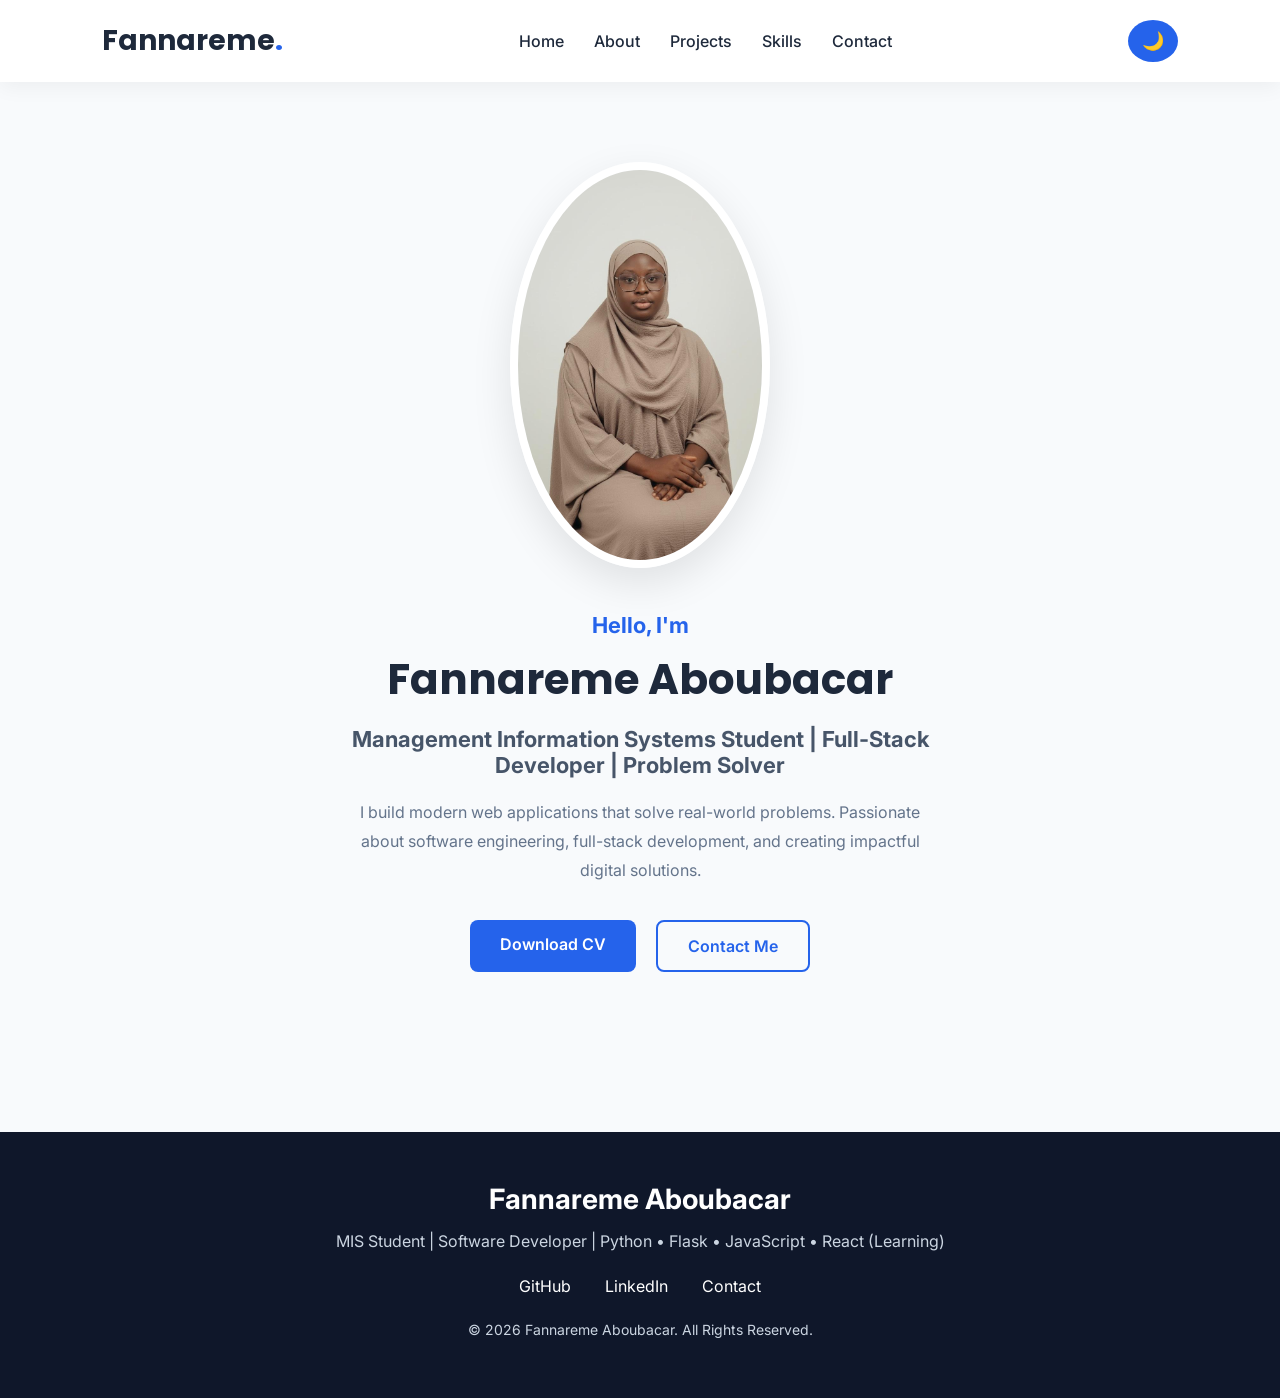
<file: index.html>
<!DOCTYPE html>
<html lang="en">

<head>
    <meta charset="UTF-8">
    <meta name="viewport" content="width=device-width, initial-scale=1.0">

    <title>Fannareme Aboubacar | Portfolio</title>

    <!-- Google Fonts -->
    <link
        href="https://fonts.googleapis.com/css2?family=Poppins:wght@400;600;700&family=Inter:wght@300;400;500&display=swap"
        rel="stylesheet">

    <!-- Font Awesome -->
    <link rel="stylesheet" href="https://cdnjs.cloudflare.com/ajax/libs/font-awesome/6.7.2/css/all.min.css">

    <!-- CSS -->
    <link rel="stylesheet" href="css/style.css">
    <link rel="stylesheet" href="css/responsive.css">
</head>

<body>

    <!-- Navigation -->
    <nav class="navbar">

        <div class="logo">
            Fannareme<span>.</span>
        </div>

        <ul class="nav-links">
            <li><a href="#">Home</a></li>
            <li><a href="about.html">About</a></li>
            <li><a href="projects.html">Projects</a></li>
            <li><a href="skills.html">Skills</a></li>
            <li><a href="contact.html">Contact</a></li>
        </ul>
        <div class="hamburger" id="hamburger">

            ☰

        </div>
        <button id="theme-toggle" class="theme-btn">
            🌙
        </button>

    </nav>
    <!-- Hero Section -->

    <section class="hero">

        <div class="hero-content">

            <h3>Hello, I'm</h3>

            <h1>Fannareme Aboubacar</h1>

            <h2>Management Information Systems Student | Full-Stack Developer | Problem Solver</h2>

            <p>
                I build modern web applications that solve real-world problems.
                Passionate about software engineering, full-stack development,
                and creating impactful digital solutions.
            </p>

            <div class="hero-buttons">

                <a href="assets/resume.pdf" class="btn btn-primary">
                    Download CV
                </a>

                <a href="contact.html" class="btn btn-secondary">
                    Contact Me
                </a>

            </div>

        </div>

        <div class="hero-image">

            <img src="images/profile.png" alt="Profile Picture">

        </div>

    </section><!-- Hero Section -->

    <script src="js/script.js"></script>
</body>
<footer class="footer">

    <div class="footer-content">

        <h3>Fannareme Aboubacar</h3>

        <p>
            MIS Student | Software Developer | Python • Flask • JavaScript • React (Learning)
        </p>

        <div class="footer-links">

            <a href="https://github.com/fannaremeaboubacarabdougana" target="_blank">
                GitHub
            </a>

            <a href="https://www.linkedin.com/in/fannareme-aboubacar" target="_blank">
                LinkedIn
            </a>

            <a href="contact.html">
                Contact
            </a>

        </div>

        <p class="copyright">
            © 2026 Fannareme Aboubacar. All Rights Reserved.
        </p>

    </div>

</footer>

</html>
</file>
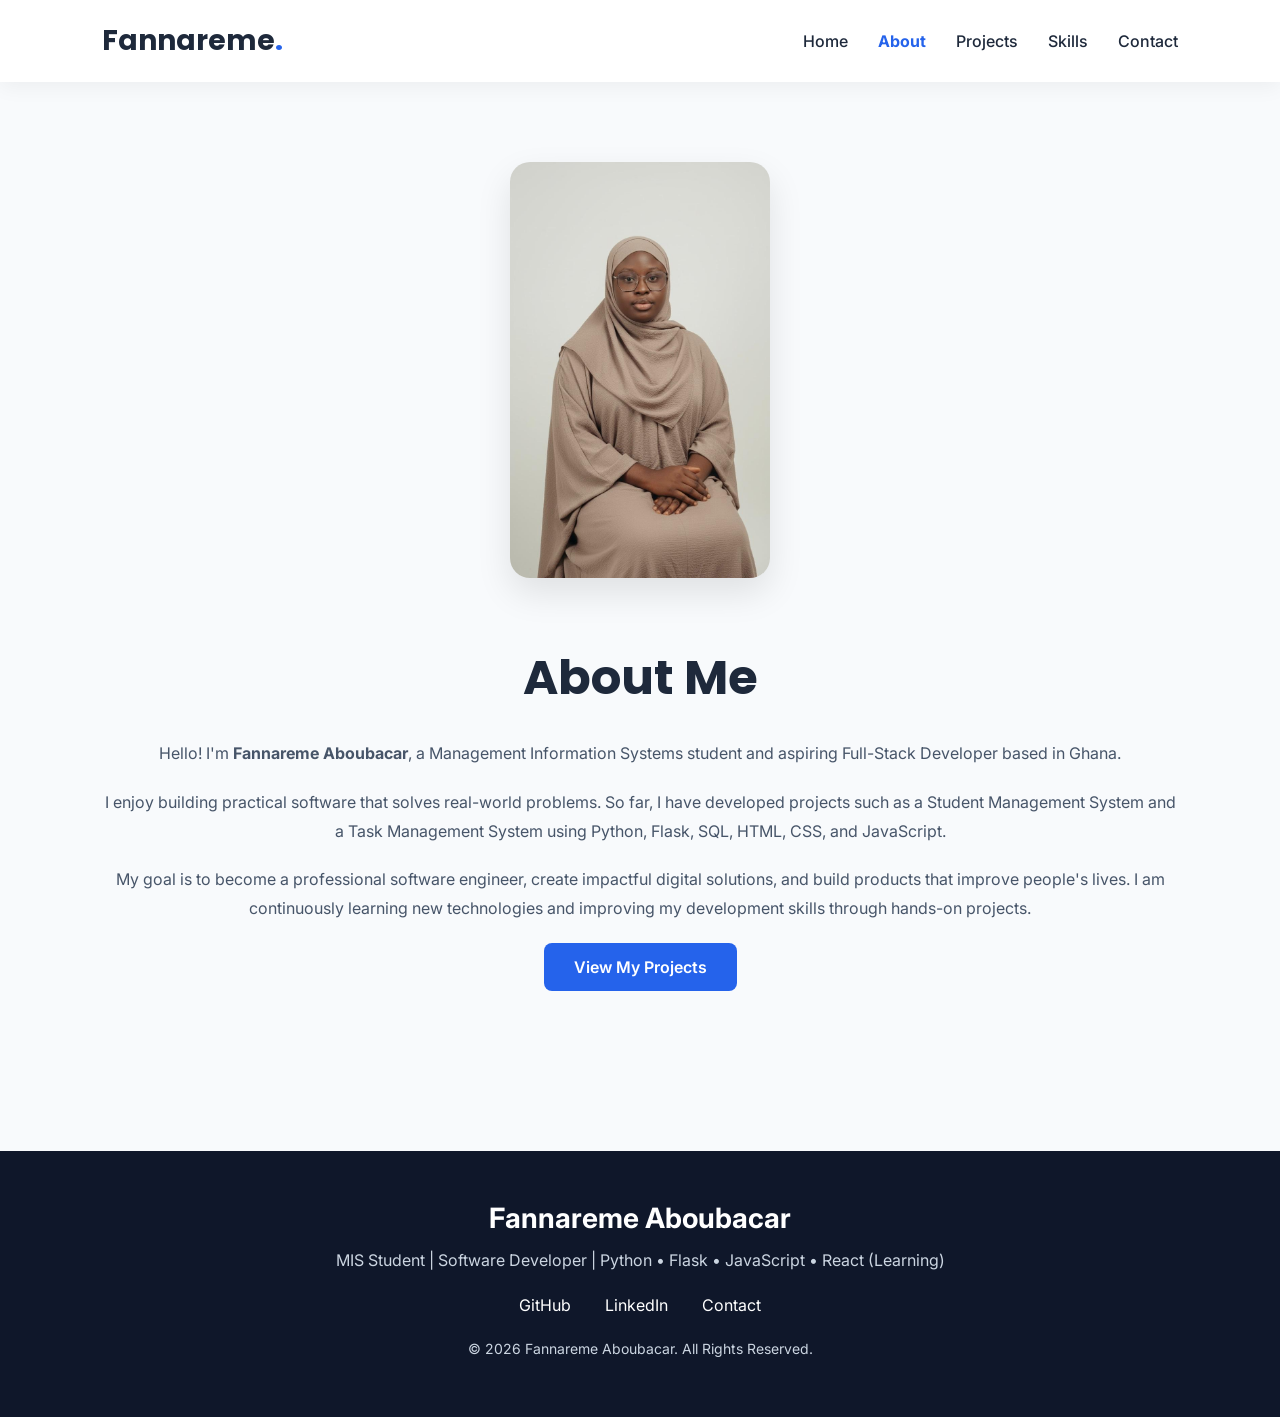
<file: about.html>
<!DOCTYPE html>
<html lang="en">

<head>
    <meta charset="UTF-8">
    <meta name="viewport" content="width=device-width, initial-scale=1.0">

    <title>About | Fannareme Aboubacar</title>

    <link
        href="https://fonts.googleapis.com/css2?family=Poppins:wght@400;600;700&family=Inter:wght@300;400;500&display=swap"
        rel="stylesheet">

    <link rel="stylesheet" href="css/style.css">
    <link rel="stylesheet" href="css/responsive.css">
</head>

<body>

    <!-- Navigation -->
    <nav class="navbar">

        <div class="logo">
            Fannareme<span>.</span>
        </div>

        <ul class="nav-links">
            <li><a href="index.html">Home</a></li>
            <li><a href="about.html" class="active">About</a></li>
            <li><a href="projects.html">Projects</a></li>
            <li><a href="skills.html">Skills</a></li>
            <li><a href="contact.html">Contact</a></li>
        </ul>

    </nav>

    <!-- About Section -->

    <section class="about">

        <div class="about-image">

            <img src="images/profile.png" alt="Profile Picture">

        </div>

        <div class="about-content">

            <h1>About Me</h1>

            <p>
                Hello! I'm <strong>Fannareme Aboubacar</strong>, a Management Information Systems student and aspiring
                Full-Stack Developer based in Ghana.
            </p>

            <p>
                I enjoy building practical software that solves real-world problems. So far, I have developed projects
                such as a Student Management System and a Task Management System using Python, Flask, SQL, HTML, CSS,
                and JavaScript.
            </p>

            <p>
                My goal is to become a professional software engineer, create impactful digital solutions, and build
                products that improve people's lives. I am continuously learning new technologies and improving my
                development skills through hands-on projects.
            </p>

            <a href="projects.html" class="btn btn-primary">
                View My Projects
            </a>

        </div>

    </section>
    <script src="js/script.js"></script>
</body>
<footer class="footer">

    <div class="footer-content">

        <h3>Fannareme Aboubacar</h3>

        <p>
            MIS Student | Software Developer | Python • Flask • JavaScript • React (Learning)
        </p>

        <div class="footer-links">

            <a href="https://github.com/fannaremeaboubacarabdougana" target="_blank">
                GitHub
            </a>

            <a href="https://www.linkedin.com/in/fannareme-aboubacar" target="_blank">
                LinkedIn
            </a>

            <a href="contact.html">
                Contact
            </a>

        </div>

        <p class="copyright">
            © 2026 Fannareme Aboubacar. All Rights Reserved.
        </p>

    </div>

</footer>

</html>
</file>
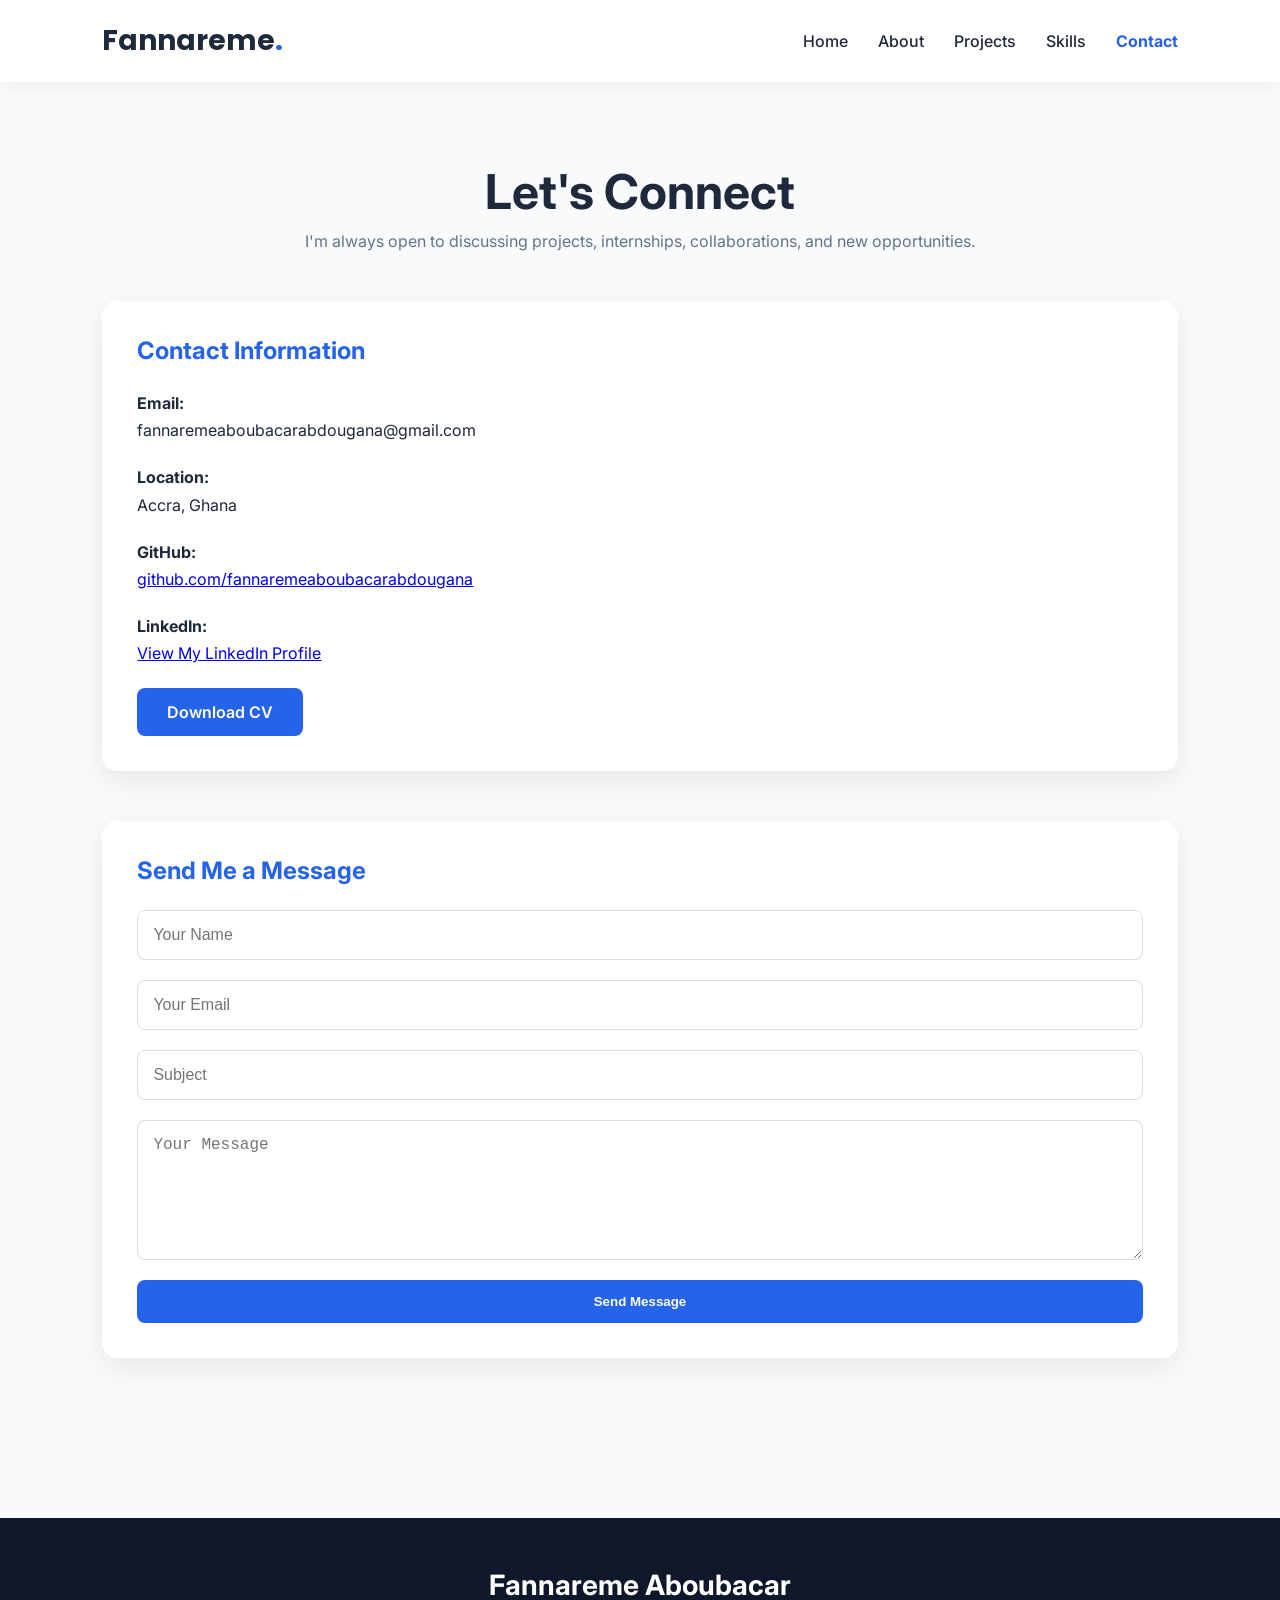
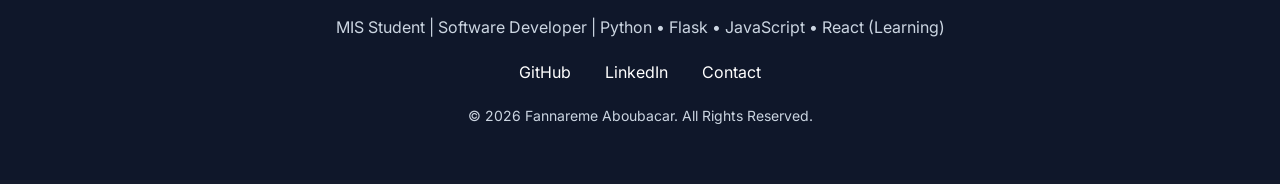
<file: contact.html>
<!DOCTYPE html>
<html lang="en">

<head>
    <meta charset="UTF-8">
    <meta name="viewport" content="width=device-width, initial-scale=1.0">

    <title>Contact | Fannareme Aboubacar</title>

    <link
        href="https://fonts.googleapis.com/css2?family=Poppins:wght@400;600;700&family=Inter:wght@300;400;500&display=swap"
        rel="stylesheet">

    <link rel="stylesheet" href="css/style.css">
    <link rel="stylesheet" href="css/responsive.css">
</head>

<body>

    <nav class="navbar">

        <div class="logo">
            Fannareme<span>.</span>
        </div>

        <ul class="nav-links">
            <li><a href="index.html">Home</a></li>
            <li><a href="about.html">About</a></li>
            <li><a href="projects.html">Projects</a></li>
            <li><a href="skills.html">Skills</a></li>
            <li><a href="contact.html" class="active">Contact</a></li>
        </ul>

    </nav>

    <section class="contact">

        <h1>Let's Connect</h1>

        <p class="contact-subtitle">
            I'm always open to discussing projects, internships, collaborations, and new opportunities.
        </p>

        <div class="contact-container">

            <div class="contact-info">

                <h2>Contact Information</h2>

                <p><strong>Email:</strong><br>
                    fannaremeaboubacarabdougana@gmail.com</p>

                <p><strong>Location:</strong><br>
                    Accra, Ghana</p>

                <p><strong>GitHub:</strong><br>
                    <a href="https://github.com/fannaremeaboubacarabdougana" target="_blank">
                        github.com/fannaremeaboubacarabdougana
                    </a>
                </p>

                <p><strong>LinkedIn:</strong><br>
                    <a href="https://www.linkedin.com/in/fannareme-aboubacar" target="_blank">
                        View My LinkedIn Profile
                    </a>
                </p>

                <a href="assets/resume.pdf" class="btn btn-primary">
                    Download CV
                </a>

            </div>

            <div class="contact-form">

                <h2>Send Me a Message</h2>

                <form>

                    <input type="text" placeholder="Your Name" required>

                    <input type="email" placeholder="Your Email" required>

                    <input type="text" placeholder="Subject">

                    <textarea rows="6" placeholder="Your Message"></textarea>

                    <button class="btn btn-primary">
                        Send Message
                    </button>

                </form>

            </div>

        </div>

    </section>
    <script src="js/script.js"></script>
</body>
<footer class="footer">

    <div class="footer-content">

        <h3>Fannareme Aboubacar</h3>

        <p>
            MIS Student | Software Developer | Python • Flask • JavaScript • React (Learning)
        </p>

        <div class="footer-links">

            <a href="https://github.com/fannaremeaboubacarabdougana" target="_blank">
                GitHub
            </a>

            <a href="https://www.linkedin.com/in/fannareme-aboubacar" target="_blank">
                LinkedIn
            </a>

            <a href="contact.html">
                Contact
            </a>

        </div>

        <p class="copyright">
            © 2026 Fannareme Aboubacar. All Rights Reserved.
        </p>

    </div>

</footer>

</html>
</file>
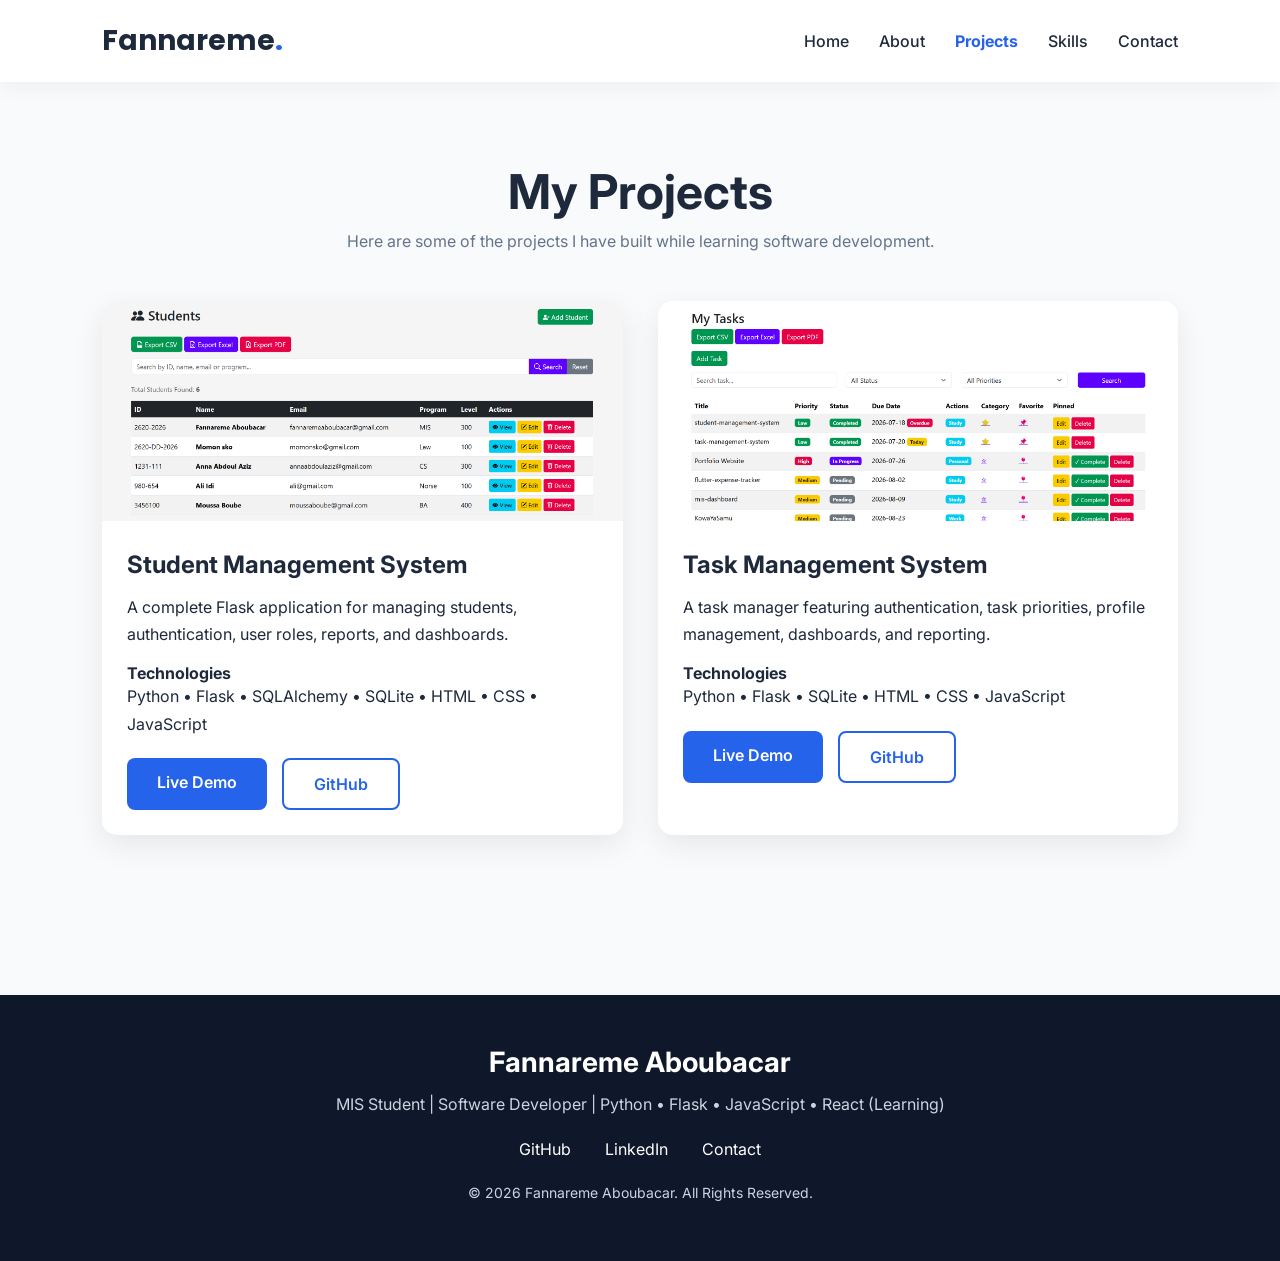
<file: projects.html>
<!DOCTYPE html>
<html lang="en">

<head>
    <meta charset="UTF-8">
    <meta name="viewport" content="width=device-width, initial-scale=1.0">
    <title>Projects | Fannareme Aboubacar</title>

    <link
        href="https://fonts.googleapis.com/css2?family=Poppins:wght@400;600;700&family=Inter:wght@300;400;500&display=swap"
        rel="stylesheet">

    <link rel="stylesheet" href="css/style.css">
    <link rel="stylesheet" href="css/responsive.css">
</head>

<body>

    <nav class="navbar">

        <div class="logo">
            Fannareme<span>.</span>
        </div>

        <ul class="nav-links">
            <li><a href="index.html">Home</a></li>
            <li><a href="about.html">About</a></li>
            <li><a href="projects.html" class="active">Projects</a></li>
            <li><a href="skills.html">Skills</a></li>
            <li><a href="contact.html">Contact</a></li>
        </ul>

    </nav>

    <section class="projects">

        <h1>My Projects</h1>

        <p class="projects-subtitle">
            Here are some of the projects I have built while learning software development.
        </p>

        <div class="projects-grid">

            <!-- Project 1 -->

            <div class="project-card">

                <img src="images/student-management.png" alt="Student Management System">

                <div class="project-content">

                    <h2>Student Management System</h2>

                    <p>
                        A complete Flask application for managing students,
                        authentication, user roles, reports, and dashboards.
                    </p>

                    <h4>Technologies</h4>

                    <p>Python • Flask • SQLAlchemy • SQLite • HTML • CSS • JavaScript</p>

                    <div class="project-buttons">

                        <a href="https://student-management-system-zqsh.onrender.com" class="btn btn-primary"
                            target="_blank">
                            Live Demo
                        </a>

                        <a href="https://github.com/fannaremeaboubacarabdougana/student-management-system"
                            class="btn btn-secondary" target="_blank">
                            GitHub
                        </a>

                    </div>

                </div>

            </div>

            <!-- Project 2 -->

            <div class="project-card">

                <img src="images/task-management.png" alt="Task Management System">

                <div class="project-content">

                    <h2>Task Management System</h2>

                    <p>
                        A task manager featuring authentication, task priorities,
                        profile management, dashboards, and reporting.
                    </p>

                    <h4>Technologies</h4>

                    <p>Python • Flask • SQLite • HTML • CSS • JavaScript</p>

                    <div class="project-buttons">

                        <a href="https://task-management-system-j97t.onrender.com" class="btn btn-primary"
                            target="_blank">
                            Live Demo
                        </a>

                        <a href="https://github.com/fannaremeaboubacarabdougana/task-management-system.git"
                            class="btn btn-secondary" target="_blank">
                            GitHub
                        </a>

                    </div>

                </div>

            </div>

        </div>

    </section>
    <script src="js/script.js"></script>

</body>

<footer class="footer">

    <div class="footer-content">

        <h3>Fannareme Aboubacar</h3>

        <p>
            MIS Student | Software Developer | Python • Flask • JavaScript • React (Learning)
        </p>

        <div class="footer-links">

            <a href="https://github.com/fannaremeaboubacarabdougana" target="_blank">
                GitHub
            </a>

            <a href="https://www.linkedin.com/in/fannareme-aboubacar" target="_blank">
                LinkedIn
            </a>

            <a href="contact.html">
                Contact
            </a>

        </div>

        <p class="copyright">
            © 2026 Fannareme Aboubacar. All Rights Reserved.
        </p>

    </div>

</footer>

</html>
</file>
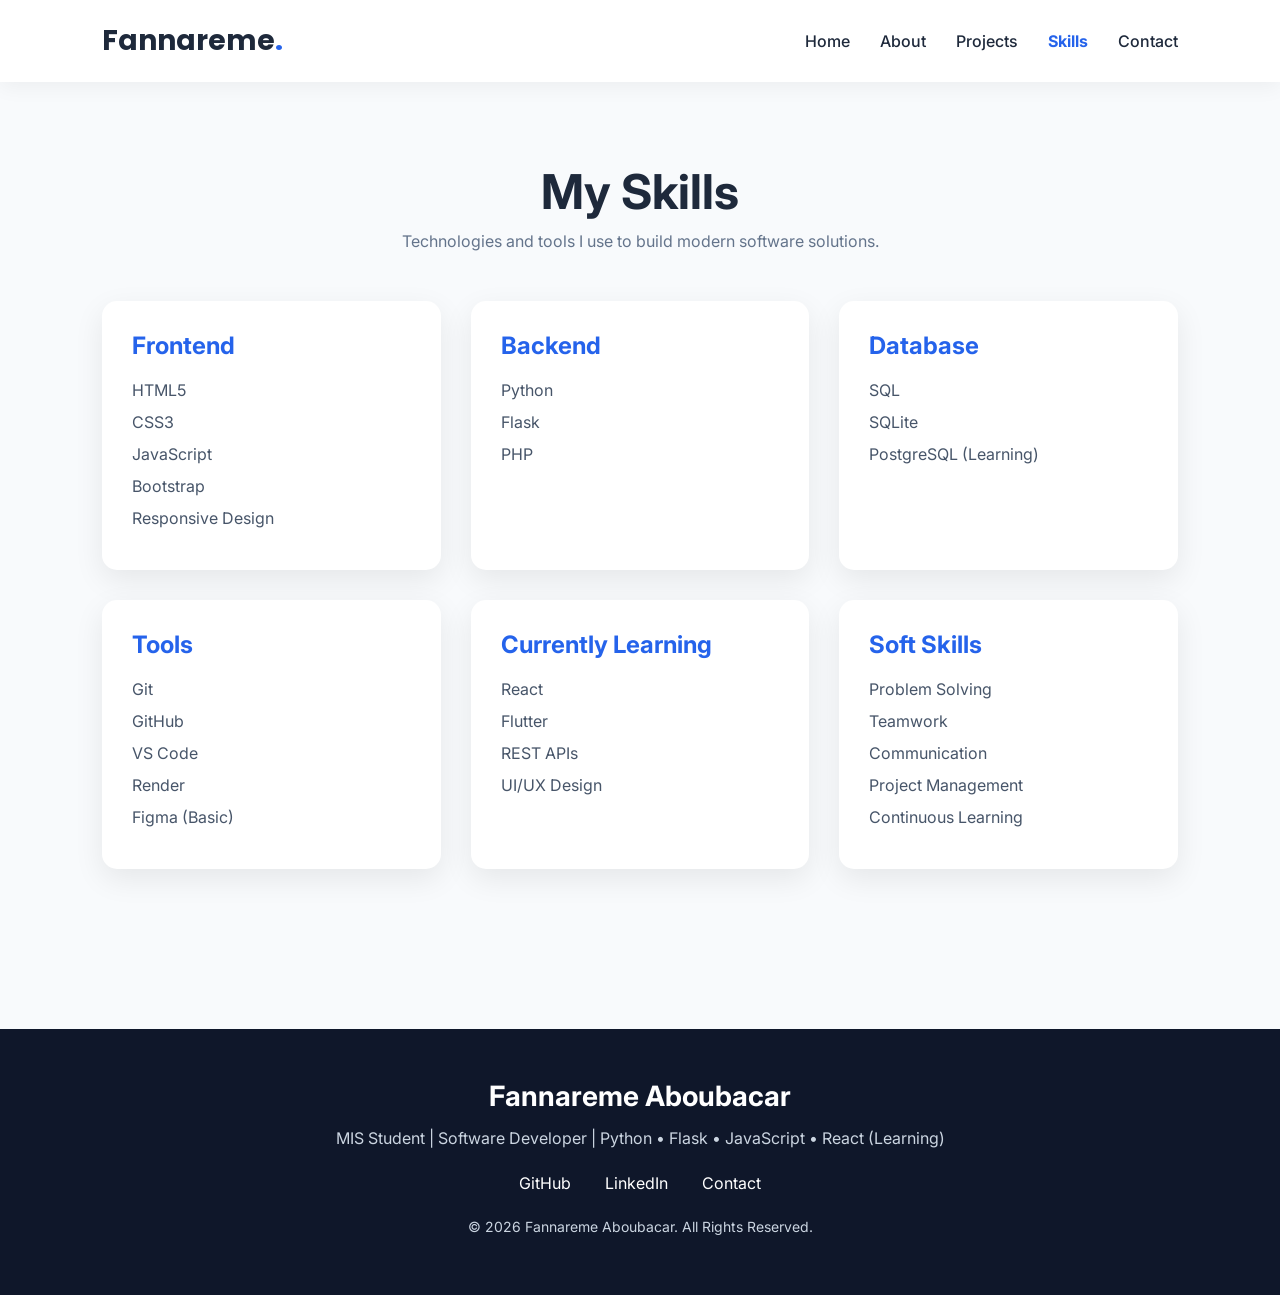
<file: skills.html>
<!DOCTYPE html>
<html lang="en">

<head>
    <meta charset="UTF-8">
    <meta name="viewport" content="width=device-width, initial-scale=1.0">
    <title>Skills | Fannareme Aboubacar</title>

    <link
        href="https://fonts.googleapis.com/css2?family=Poppins:wght@400;600;700&family=Inter:wght@300;400;500&display=swap"
        rel="stylesheet">

    <link rel="stylesheet" href="css/style.css">
    <link rel="stylesheet" href="css/responsive.css">
</head>

<body>

    <nav class="navbar">

        <div class="logo">
            Fannareme<span>.</span>
        </div>

        <ul class="nav-links">
            <li><a href="index.html">Home</a></li>
            <li><a href="about.html">About</a></li>
            <li><a href="projects.html">Projects</a></li>
            <li><a href="skills.html" class="active">Skills</a></li>
            <li><a href="contact.html">Contact</a></li>
        </ul>

    </nav>

    <section class="skills-page">

        <h1>My Skills</h1>

        <p class="skills-subtitle">
            Technologies and tools I use to build modern software solutions.
        </p>

        <div class="skills-grid">

            <div class="skill-card">
                <h2>Frontend</h2>

                <ul>
                    <li>HTML5</li>
                    <li>CSS3</li>
                    <li>JavaScript</li>
                    <li>Bootstrap</li>
                    <li>Responsive Design</li>
                </ul>
            </div>

            <div class="skill-card">
                <h2>Backend</h2>

                <ul>
                    <li>Python</li>
                    <li>Flask</li>
                    <li>PHP</li>
                </ul>
            </div>

            <div class="skill-card">
                <h2>Database</h2>

                <ul>
                    <li>SQL</li>
                    <li>SQLite</li>
                    <li>PostgreSQL (Learning)</li>
                </ul>
            </div>

            <div class="skill-card">
                <h2>Tools</h2>

                <ul>
                    <li>Git</li>
                    <li>GitHub</li>
                    <li>VS Code</li>
                    <li>Render</li>
                    <li>Figma (Basic)</li>
                </ul>
            </div>

            <div class="skill-card">
                <h2>Currently Learning</h2>

                <ul>
                    <li>React</li>
                    <li>Flutter</li>
                    <li>REST APIs</li>
                    <li>UI/UX Design</li>
                </ul>
            </div>

            <div class="skill-card">
                <h2>Soft Skills</h2>

                <ul>
                    <li>Problem Solving</li>
                    <li>Teamwork</li>
                    <li>Communication</li>
                    <li>Project Management</li>
                    <li>Continuous Learning</li>
                </ul>
            </div>

        </div>

    </section>
    <script src="js/script.js"></script>

</body>
<footer class="footer">

    <div class="footer-content">

        <h3>Fannareme Aboubacar</h3>

        <p>
            MIS Student | Software Developer | Python • Flask • JavaScript • React (Learning)
        </p>

        <div class="footer-links">

            <a href="https://github.com/fannaremeaboubacarabdougana" target="_blank">
                GitHub
            </a>

            <a href="https://www.linkedin.com/in/fannareme-aboubacar" target="_blank">
                LinkedIn
            </a>

            <a href="contact.html">
                Contact
            </a>

        </div>

        <p class="copyright">
            © 2026 Fannareme Aboubacar. All Rights Reserved.
        </p>

    </div>

</footer>

</html>
</file>
<file: css/style.css>
/* Reset */
html {

    scroll-behavior: smooth;

}

* {
    margin: 0;
    padding: 0;
    box-sizing: border-box;
}

html {

    scroll-behavior: smooth;

}

body {

    font-family: 'Inter', sans-serif;
    background: #F8FAFC;
    color: #1E293B;

}

/* Navigation */

.navbar {

    display: flex;
    justify-content: space-between;
    align-items: center;

    padding: 20px 8%;

    background: white;

    box-shadow: 0 5px 20px rgba(0, 0, 0, .05);

}

.logo {

    font-size: 28px;
    font-weight: 700;

    font-family: 'Poppins', sans-serif;

}

.logo span {

    color: #2563EB;

}

.nav-links {

    list-style: none;

    display: flex;

    gap: 30px;

}

.nav-links a {

    text-decoration: none;

    color: #1E293B;

    font-weight: 500;

    transition: .3s;

}

.nav-links a:hover {

    color: #2563EB;

}

/* Hero Section */

.hero {

    display: flex;
    justify-content: space-between;
    align-items: center;

    padding: 80px 8%;

    min-height: 85vh;

}

.hero-content {

    max-width: 600px;

}

.hero h3 {

    color: #2563EB;

    font-size: 22px;

    margin-bottom: 10px;

}

.hero h1 {

    font-size: 60px;

    font-family: 'Poppins', sans-serif;

    margin-bottom: 15px;

}

.hero h2 {

    font-size: 28px;

    color: #475569;

    margin-bottom: 20px;

}

.hero p {

    line-height: 1.8;

    color: #64748B;

    margin-bottom: 35px;

}

.hero-buttons {

    display: flex;

    gap: 20px;

}

.btn {

    display: inline-block;

    padding: 14px 30px;

    border-radius: 8px;

    text-decoration: none;

    font-weight: 600;

    transition: all .3s ease;

}

.btn-primary {

    background: #2563EB;

    color: white;

}

.btn-primary:hover {

    transform: translateY(-3px);

    box-shadow: 0 12px 25px rgba(37, 99, 235, .30);

}

.btn-secondary {

    border: 2px solid #2563EB;

    color: #2563EB;

}

.btn-secondary:hover {

    background: #2563EB;

    color: white;

    transform: translateY(-3px);

}

.hero-image img {

    width: 380px;

    border-radius: 50%;

    border: 8px solid white;

    box-shadow: 0 15px 40px rgba(0, 0, 0, .1);

}

/* Active Navigation Link */

.nav-links a.active {

    color: #2563EB;
    font-weight: 700;

}

/* About Section */

.about {

    display: flex;
    justify-content: space-between;
    align-items: center;

    gap: 60px;

    padding: 80px 8%;

    min-height: 80vh;

}

.about-image img {

    width: 350px;

    border-radius: 20px;

    box-shadow: 0 15px 35px rgba(0, 0, 0, .1);

}

.about-content {

    flex: 1;

}

.about-content h1 {

    font-size: 48px;

    margin-bottom: 25px;

    font-family: 'Poppins', sans-serif;

}

.about-content p {

    line-height: 1.8;

    margin-bottom: 20px;

    color: #475569;

}

/* Projects */

.projects {

    padding: 80px 8%;

}

.projects h1 {

    text-align: center;

    font-size: 48px;

    margin-bottom: 10px;

}

.projects-subtitle {

    text-align: center;

    color: #64748B;

    margin-bottom: 50px;

}

.projects-grid {

    display: grid;

    grid-template-columns: repeat(auto-fit, minmax(350px, 1fr));

    gap: 35px;

}

.project-card {

    background: white;

    border-radius: 15px;

    overflow: hidden;

    box-shadow: 0 10px 30px rgba(0, 0, 0, .08);

    transition: .3s;

}

.project-card:hover {

    transform: translateY(-12px);

    box-shadow: 0 20px 40px rgba(0, 0, 0, .12);


}

.project-card img {

    width: 100%;

    height: 220px;

    object-fit: cover;

    transition: .4s;

}

.project-card:hover img {

    transform: scale(1.05);

}

.project-content {

    padding: 25px;

}

.project-content h2 {

    margin-bottom: 15px;

}

.project-content p {

    line-height: 1.7;

    margin-bottom: 15px;

}

.project-buttons {

    display: flex;

    gap: 15px;

    margin-top: 20px;

}

/* Skills Page */

.skills-page {

    padding: 80px 8%;

}

.skills-page h1 {

    text-align: center;

    font-size: 48px;

    margin-bottom: 10px;

}

.skills-subtitle {

    text-align: center;

    color: #64748B;

    margin-bottom: 50px;

}

.skills-grid {

    display: grid;

    grid-template-columns: repeat(auto-fit, minmax(280px, 1fr));

    gap: 30px;

}

.skill-card {

    background: white;

    padding: 30px;

    border-radius: 15px;

    box-shadow: 0 10px 30px rgba(0, 0, 0, .08);

    transition: .3s;

}

.skill-card:hover {

    transform: translateY(-10px);

    box-shadow: 0 18px 35px rgba(0, 0, 0, .12);

}

.skill-card h2 {

    color: #2563EB;

    margin-bottom: 20px;

}

.skill-card ul {

    list-style: none;

    padding: 0;

}

.skill-card li {

    margin-bottom: 12px;

    color: #475569;

}

/* Contact Page */

.contact {

    padding: 80px 8%;

}

.contact h1 {

    text-align: center;

    font-size: 48px;

    margin-bottom: 10px;

}

.contact-subtitle {

    text-align: center;

    color: #64748B;

    margin-bottom: 50px;

}

.contact-container {

    display: grid;

    grid-template-columns: 1fr 1fr;

    gap: 50px;

}

.contact-info,
.contact-form {

    background: white;

    padding: 35px;

    border-radius: 15px;

    box-shadow: 0 10px 30px rgba(0, 0, 0, .08);

}

.contact-info h2,
.contact-form h2 {

    margin-bottom: 25px;

    color: #2563EB;

}

.contact-info p {

    margin-bottom: 20px;

    line-height: 1.7;

}

.contact-form form {

    display: flex;

    flex-direction: column;

}

.contact-form input,
.contact-form textarea {

    padding: 15px;

    margin-bottom: 20px;

    border: 1px solid #ddd;

    border-radius: 8px;

    font-size: 16px;

}

.contact-form button {

    border: none;

    cursor: pointer;

}

/* Footer */

.footer {

    background: #0F172A;

    color: white;

    padding: 50px 8%;

    margin-top: 80px;

}

.footer-content {

    text-align: center;

}

.footer h3 {

    font-size: 28px;

    margin-bottom: 15px;

}

.footer p {

    color: #CBD5E1;

    margin: 10px 0;

}

.footer-links {

    margin: 25px 0;

}

.footer-links a {

    color: white;

    margin: 0 15px;

    text-decoration: none;

    transition: .3s;

}

.footer-links a:hover {

    color: #3B82F6;

}

.copyright {

    margin-top: 30px;

    font-size: 14px;

    color: #94A3B8;

}

.theme-btn {

    border: none;

    background: #2563EB;

    color: white;

    padding: 10px 14px;

    border-radius: 50%;

    cursor: pointer;

    font-size: 18px;

    transition: .3s;

}

.theme-btn:hover {

    transform: rotate(20deg);

}

body.dark {

    background: #111827;

    color: #F9FAFB;

}

body.dark nav {

    background: #1F2937;

}

body.dark .project-card,
body.dark .skill-card {

    background: #1F2937;

    color: white;

}

body.dark footer {

    background: #111827;

}

body.dark a {

    color: white;

}

/* Hamburger */

.hamburger {

    display: none;

    font-size: 28px;

    cursor: pointer;

}

.reveal {

    opacity: 0;

    transform: translateY(40px);

    transition: 1s;

}

.reveal.active {

    opacity: 1;

    transform: translateY(0);

}
</file>
<file: css/responsive.css>
@media(max-width:768px) {

    .navbar {

        flex-direction: column;

        gap: 20px;

    }

    .nav-links {

        flex-direction: column;

        text-align: center;

    }

}

.hero {

    flex-direction: column-reverse;

    text-align: center;

    gap: 40px;

}

.hero-buttons {

    justify-content: center;

}

.hero h1 {

    font-size: 42px;

}

.hero h2 {

    font-size: 22px;

}

.hero-image img {

    width: 260px;

}

.about {

    flex-direction: column;

    text-align: center;

}

.about-image img {

    width: 260px;

}

.contact-container {

    grid-template-columns: 1fr;

}

@media (max-width:768px) {

    .hamburger {

        display: block;

    }

    .nav-links {

        display: none;

        flex-direction: column;

        position: absolute;

        top: 80px;

        right: 20px;

        width: 220px;

        background: white;

        padding: 20px;

        border-radius: 10px;

        box-shadow: 0 10px 30px rgba(0, 0, 0, .15);

    }

    .nav-links.active {

        display: flex;

    }

}
</file>
